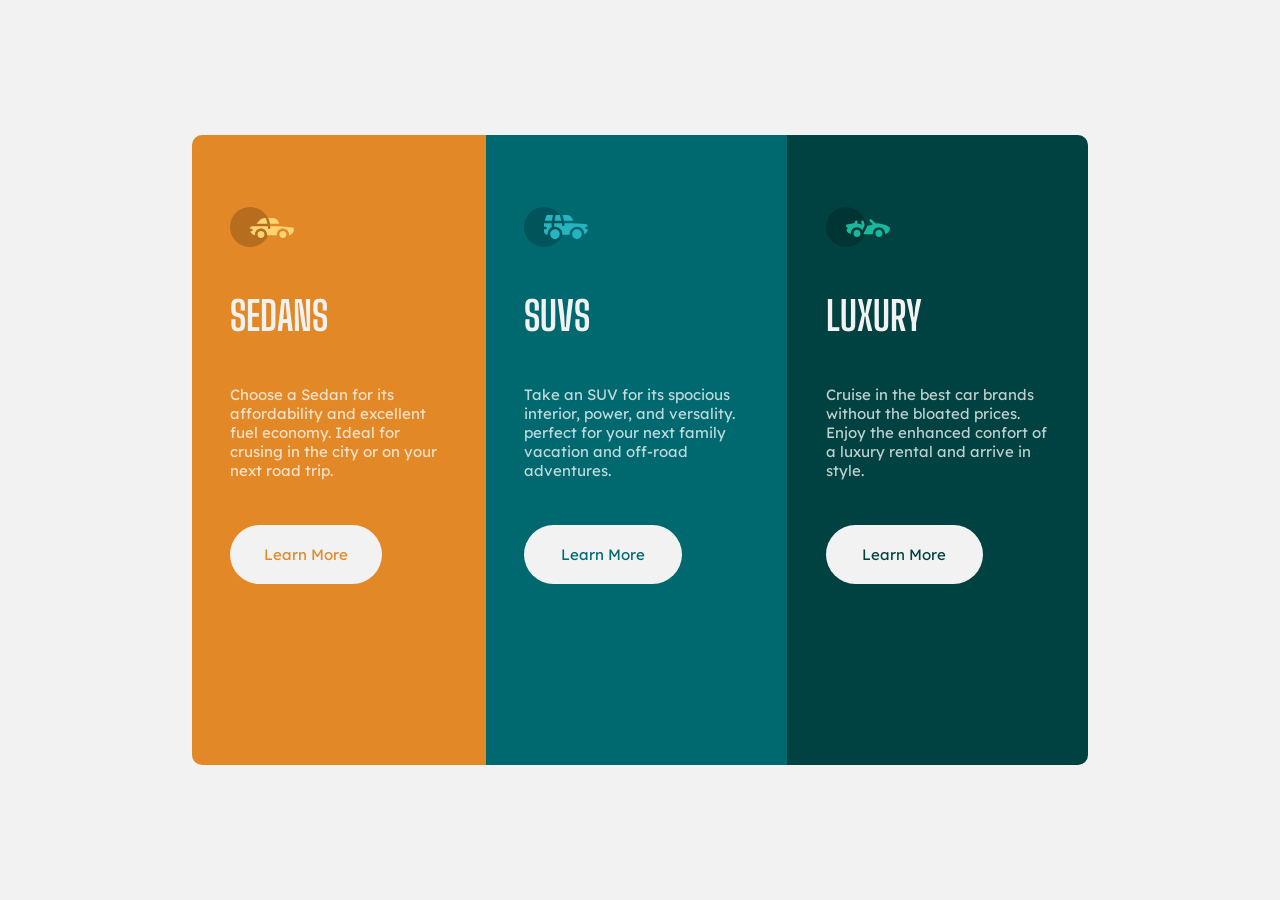
<file: index.html>
<!DOCTYPE html>
<html lang="en">
<head>
    
    <meta charset="UTF-8">
    <meta http-equiv="X-UA-Compatible" content="IE=edge">
    <meta name="viewport" content="width=device-width, initial-scale=1.0">
    <link rel="stylesheet" href="main.css">
    <title>Cars | HOME</title>
</head>
<body>
<div class="main">
    <div class="Sedan card">
            <svg width="64" height="40" xmlns="http://www.w3.org/2000/svg"><g fill="none" fill-rule="evenodd"><circle fill="#000" opacity=".201" cx="20" cy="20" r="20"/><path d="M52.936 24.11c1.942 0 3.517 1.542 3.517 3.445 0 1.903-1.575 3.445-3.517 3.445s-3.516-1.542-3.516-3.445c0-1.903 1.574-3.445 3.516-3.445zm-21.957 0c1.942 0 3.517 1.542 3.517 3.445 0 1.903-1.575 3.445-3.517 3.445s-3.516-1.542-3.516-3.445c0-1.903 1.574-3.445 3.516-3.445zm6.948-4.848v1.429c0 .716.61 1.293 1.348 1.259a1.295 1.295 0 001.225-1.295v-1.393h8.256l13.483 1.313c.956.093 1.676.881 1.676 1.814 0 2.89-2.126 5.303-4.926 5.819.397-3.557-2.458-6.62-6.053-6.62-3.646 0-6.504 3.14-6.039 6.723h-9.879c.466-3.588-2.397-6.722-6.039-6.722-3.595 0-6.45 3.062-6.052 6.62-2.14-.398-3.916-1.912-4.61-3.931h1.142c.731 0 1.32-.598 1.285-1.322-.033-.678-.629-1.2-1.322-1.2H20v-.251c0-1.274 1.066-2.243 2.306-2.243h15.62zM42.59 11c2.645 0 4.99 1.556 5.972 3.963l.726 1.779H40.17L38.413 11h4.178zm-6.865 0l1.758 5.741H26.505l3.357-3.654A6.502 6.502 0 0134.644 11h1.082z" fill="#FFD473" fill-rule="nonzero"/></g></svg>
            <h1 class="t_size size">SEDANS</h1>
            <p class="p_size size">Choose a Sedan for its affordability and excellent fuel economy. Ideal for crusing in the city or on your next road trip.</p>
            <a href="#" class="cta com">Learn More</a>
    </div>    
    <div class="Suvs card">
            <svg width="64" height="40" xmlns="http://www.w3.org/2000/svg"><g fill="none" fill-rule="evenodd"><circle fill="#000" opacity=".201" cx="20" cy="20" r="20"/><path d="M31.002 22.358c2.917 0 5.18 2.593 4.762 5.506a4.828 4.828 0 01-2.962 3.778 4.797 4.797 0 01-5.3-1.165c-1.188-1.26-1.235-2.613-1.263-2.613-.42-2.924 1.857-5.506 4.763-5.506zm22 0c3.457 0 5.798 3.567 4.41 6.744A4.816 4.816 0 0152.3 31.94a4.826 4.826 0 01-4.06-4.077c-.42-2.915 1.846-5.506 4.762-5.506zm-15.04-6.083v1.462a1.29 1.29 0 001.352 1.29c.693-.033 1.227-.631 1.227-1.326v-1.426h8.3l13.056.716a1.29 1.29 0 011.164.917c.27.895.446 1.477.563 1.87h-1.047c-.694 0-1.291.534-1.324 1.228a1.29 1.29 0 001.288 1.352h1.445c-.164 2.225-1.57 4.193-3.6 5.05.13-4.212-3.255-7.63-7.384-7.63-4.317 0-7.762 3.718-7.358 8.086h-7.285c.43-4.655-3.503-8.531-8.131-8.046v-3.543h7.734zm-10.312 0v4.308a7.4 7.4 0 00-4.006 7.274 3.874 3.874 0 01-3.642-3.864v-1.635h1.46a1.29 1.29 0 000-2.58h-1.461v-3.213l.003-.29h7.646zm14.986-8.196c2.65 0 5 1.592 5.984 4.055l.63 1.579a5.525 5.525 0 01-.065-.004l-.026-.002-.034-.002-.022-.002a4.178 4.178 0 00-.224-.006l-.098-.001h-.039l-.136-.001h-.052l-.326-.001H40.211L38.528 8.08zm-13.632 0l-1.122 5.616h-7.144l1.47-4.71a1.29 1.29 0 011.231-.906h5.565zm6.832 0l1.683 5.615h-7.007l1.121-5.615h4.203z" fill="#26B5C0" fill-rule="nonzero"/></g></svg>
            <h1 class="t_size size">SUVS</h1>
            <p class="p_size size">Take an SUV for its spocious interior, power, and versality. perfect for your next family vacation and off-road adventures.</p>
            <a href="#" class="cta com">Learn More</a>
    </div>
       
    
        <div class="Luxury card">
            <svg width="64" height="40" xmlns="http://www.w3.org/2000/svg"><g fill="none" fill-rule="evenodd"><circle fill="#000" opacity=".201" cx="20" cy="20" r="20"/><path d="M30.98 22.835c1.941 0 3.516 1.604 3.516 3.583 0 1.978-1.575 3.582-3.517 3.582s-3.516-1.604-3.516-3.582c0-1.979 1.574-3.583 3.516-3.583zm21.956 0c1.942 0 3.517 1.604 3.517 3.583 0 1.978-1.575 3.582-3.517 3.582s-3.516-1.604-3.516-3.582c0-1.979 1.574-3.583 3.516-3.583zm-9.143-10.45a1.27 1.27 0 011.819 0l3.715 3.784c4.444-.115 9.7 1.142 13.964 3.753.387.237.624.664.624 1.124 0 3.006-2.126 5.514-4.926 6.05.397-3.698-2.458-6.882-6.053-6.882-3.646 0-6.504 3.264-6.039 6.99h-9.669c.76-1.544.993-2.026 1.337-2.711l.082-.162c.421-.835 1.056-2.07 2.883-5.65 1.68-.023 3.47-.408 5.247-1.403l-2.984-3.04a1.328 1.328 0 010-1.854zm-7.68 1.064c.683-.2 1.395.202 1.592.898l.749 2.652a3.46 3.46 0 01-.247 2.51l-1.733 3.395-.216.424c-1.07-1.89-3.06-3.114-5.279-3.114-3.595 0-6.45 3.184-6.052 6.885-1.832-.347-3.414-1.537-4.278-3.276a1.331 1.331 0 01.117-1.376l.955-1.303-1.325-1.295c-.751-.735-.376-2.024.64-2.231l6.614-1.346.13-.026c.092-.019.145-.03.157-.031.314-.146 1.07-.591 1.07-1.506 0-.734.592-1.327 1.316-1.31.712.016 1.268.662 1.256 1.388a4.11 4.11 0 01-.348 1.611 22.69 22.69 0 014.7 1.146l-.7-2.473a1.314 1.314 0 01.882-1.622z" fill="#19B89D" fill-rule="nonzero"/></g></svg>
            <h1 class="t_size size">LUXURY</h1>
            <p class="p_size size">Cruise in the best car brands without the bloated prices. Enjoy the enhanced confort of a luxury rental and arrive in style.</p>
            <a href="#" class="cta com">Learn More</a>
        </div>
    </div>
    
</div>
</body>
</html>
</file>
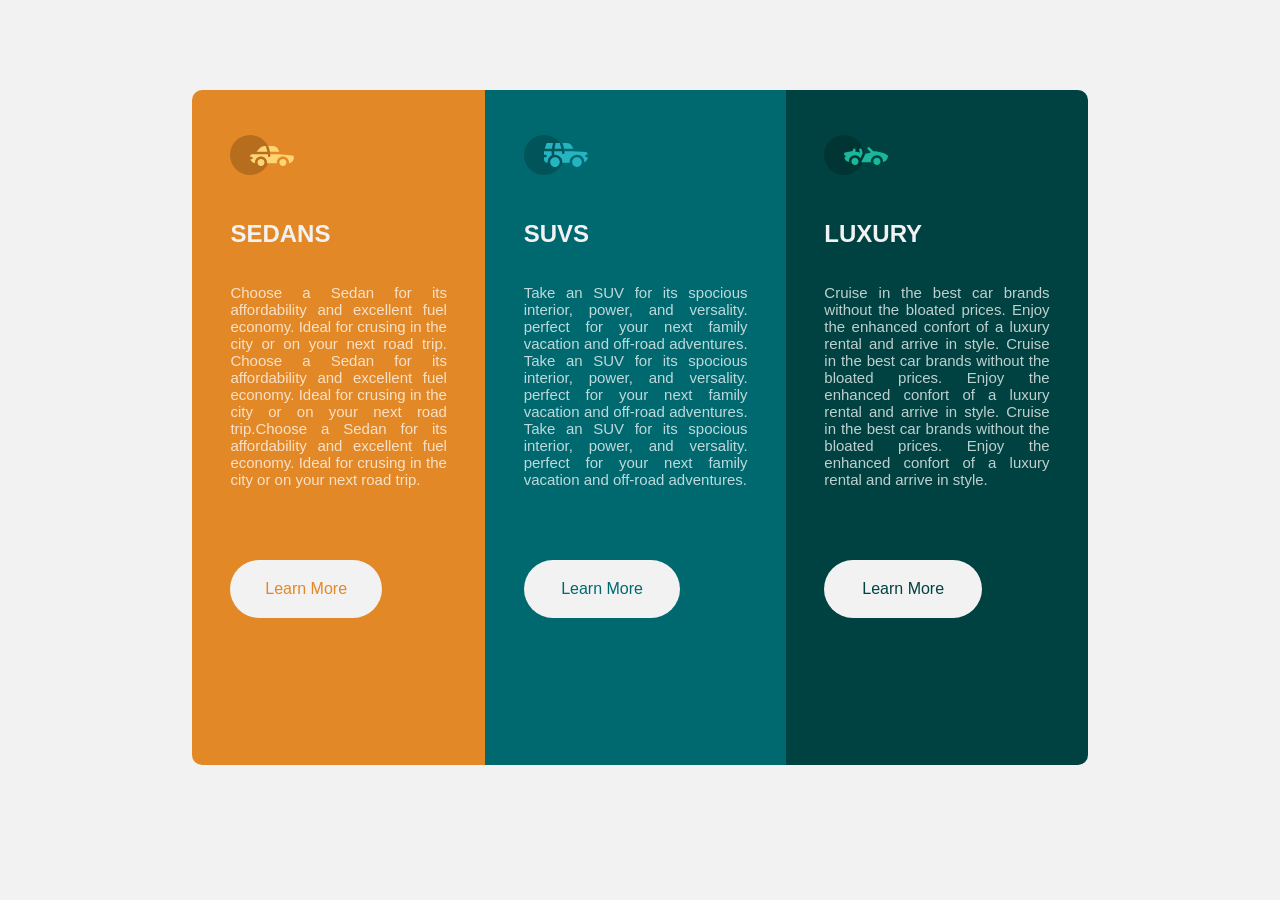
<file: cars-preview-card-starter-main/index.html>
<!DOCTYPE html>
<html lang="en">
<head>
    
    <meta charset="UTF-8">
    <meta http-equiv="X-UA-Compatible" content="IE=edge">
    <meta name="viewport" content="width=device-width, initial-scale=1.0">
    <link rel="stylesheet" href="main.css">
    <title>Cars | HOME</title>
</head>
<body>
<div class="main">
    <div class="Sedan">
            <svg width="64" height="40" xmlns="http://www.w3.org/2000/svg"><g fill="none" fill-rule="evenodd"><circle fill="#000" opacity=".201" cx="20" cy="20" r="20"/><path d="M52.936 24.11c1.942 0 3.517 1.542 3.517 3.445 0 1.903-1.575 3.445-3.517 3.445s-3.516-1.542-3.516-3.445c0-1.903 1.574-3.445 3.516-3.445zm-21.957 0c1.942 0 3.517 1.542 3.517 3.445 0 1.903-1.575 3.445-3.517 3.445s-3.516-1.542-3.516-3.445c0-1.903 1.574-3.445 3.516-3.445zm6.948-4.848v1.429c0 .716.61 1.293 1.348 1.259a1.295 1.295 0 001.225-1.295v-1.393h8.256l13.483 1.313c.956.093 1.676.881 1.676 1.814 0 2.89-2.126 5.303-4.926 5.819.397-3.557-2.458-6.62-6.053-6.62-3.646 0-6.504 3.14-6.039 6.723h-9.879c.466-3.588-2.397-6.722-6.039-6.722-3.595 0-6.45 3.062-6.052 6.62-2.14-.398-3.916-1.912-4.61-3.931h1.142c.731 0 1.32-.598 1.285-1.322-.033-.678-.629-1.2-1.322-1.2H20v-.251c0-1.274 1.066-2.243 2.306-2.243h15.62zM42.59 11c2.645 0 4.99 1.556 5.972 3.963l.726 1.779H40.17L38.413 11h4.178zm-6.865 0l1.758 5.741H26.505l3.357-3.654A6.502 6.502 0 0134.644 11h1.082z" fill="#FFD473" fill-rule="nonzero"/></g></svg>
            <h2 class="t_size">SEDANS</h2>
            <p class="p_size">Choose a Sedan for its affordability and excellent fuel economy. Ideal for crusing in the city or on your next road trip. Choose a Sedan for its affordability and excellent fuel economy. Ideal for crusing in the city or on your next road trip.Choose a Sedan for its affordability and excellent fuel economy. Ideal for crusing in the city or on your next road trip.</p>
            <a href="#" class="cta">Learn More</a>
    </div>    
    <div class="Suvs">
            <svg width="64" height="40" xmlns="http://www.w3.org/2000/svg"><g fill="none" fill-rule="evenodd"><circle fill="#000" opacity=".201" cx="20" cy="20" r="20"/><path d="M31.002 22.358c2.917 0 5.18 2.593 4.762 5.506a4.828 4.828 0 01-2.962 3.778 4.797 4.797 0 01-5.3-1.165c-1.188-1.26-1.235-2.613-1.263-2.613-.42-2.924 1.857-5.506 4.763-5.506zm22 0c3.457 0 5.798 3.567 4.41 6.744A4.816 4.816 0 0152.3 31.94a4.826 4.826 0 01-4.06-4.077c-.42-2.915 1.846-5.506 4.762-5.506zm-15.04-6.083v1.462a1.29 1.29 0 001.352 1.29c.693-.033 1.227-.631 1.227-1.326v-1.426h8.3l13.056.716a1.29 1.29 0 011.164.917c.27.895.446 1.477.563 1.87h-1.047c-.694 0-1.291.534-1.324 1.228a1.29 1.29 0 001.288 1.352h1.445c-.164 2.225-1.57 4.193-3.6 5.05.13-4.212-3.255-7.63-7.384-7.63-4.317 0-7.762 3.718-7.358 8.086h-7.285c.43-4.655-3.503-8.531-8.131-8.046v-3.543h7.734zm-10.312 0v4.308a7.4 7.4 0 00-4.006 7.274 3.874 3.874 0 01-3.642-3.864v-1.635h1.46a1.29 1.29 0 000-2.58h-1.461v-3.213l.003-.29h7.646zm14.986-8.196c2.65 0 5 1.592 5.984 4.055l.63 1.579a5.525 5.525 0 01-.065-.004l-.026-.002-.034-.002-.022-.002a4.178 4.178 0 00-.224-.006l-.098-.001h-.039l-.136-.001h-.052l-.326-.001H40.211L38.528 8.08zm-13.632 0l-1.122 5.616h-7.144l1.47-4.71a1.29 1.29 0 011.231-.906h5.565zm6.832 0l1.683 5.615h-7.007l1.121-5.615h4.203z" fill="#26B5C0" fill-rule="nonzero"/></g></svg>
            <h2 class="t_size">SUVS</h2>
            <p class="p_size">Take an SUV for its spocious interior, power, and versality. perfect for your next family vacation and off-road adventures. Take an SUV for its spocious interior, power, and versality. perfect for your next family vacation and off-road adventures. Take an SUV for its spocious interior, power, and versality. perfect for your next family vacation and off-road adventures.</p>
            <a href="#" class="cta">Learn More</a>
    </div>
       
    
        <div class="Luxury">
            <svg width="64" height="40" xmlns="http://www.w3.org/2000/svg"><g fill="none" fill-rule="evenodd"><circle fill="#000" opacity=".201" cx="20" cy="20" r="20"/><path d="M30.98 22.835c1.941 0 3.516 1.604 3.516 3.583 0 1.978-1.575 3.582-3.517 3.582s-3.516-1.604-3.516-3.582c0-1.979 1.574-3.583 3.516-3.583zm21.956 0c1.942 0 3.517 1.604 3.517 3.583 0 1.978-1.575 3.582-3.517 3.582s-3.516-1.604-3.516-3.582c0-1.979 1.574-3.583 3.516-3.583zm-9.143-10.45a1.27 1.27 0 011.819 0l3.715 3.784c4.444-.115 9.7 1.142 13.964 3.753.387.237.624.664.624 1.124 0 3.006-2.126 5.514-4.926 6.05.397-3.698-2.458-6.882-6.053-6.882-3.646 0-6.504 3.264-6.039 6.99h-9.669c.76-1.544.993-2.026 1.337-2.711l.082-.162c.421-.835 1.056-2.07 2.883-5.65 1.68-.023 3.47-.408 5.247-1.403l-2.984-3.04a1.328 1.328 0 010-1.854zm-7.68 1.064c.683-.2 1.395.202 1.592.898l.749 2.652a3.46 3.46 0 01-.247 2.51l-1.733 3.395-.216.424c-1.07-1.89-3.06-3.114-5.279-3.114-3.595 0-6.45 3.184-6.052 6.885-1.832-.347-3.414-1.537-4.278-3.276a1.331 1.331 0 01.117-1.376l.955-1.303-1.325-1.295c-.751-.735-.376-2.024.64-2.231l6.614-1.346.13-.026c.092-.019.145-.03.157-.031.314-.146 1.07-.591 1.07-1.506 0-.734.592-1.327 1.316-1.31.712.016 1.268.662 1.256 1.388a4.11 4.11 0 01-.348 1.611 22.69 22.69 0 014.7 1.146l-.7-2.473a1.314 1.314 0 01.882-1.622z" fill="#19B89D" fill-rule="nonzero"/></g></svg>
            <h2 class="t_size">LUXURY</h2>
            <p class="p_size">Cruise in the best car brands without the bloated prices. Enjoy the enhanced confort of a luxury rental and arrive in style. Cruise in the best car brands without the bloated prices. Enjoy the enhanced confort of a luxury rental and arrive in style. Cruise in the best car brands without the bloated prices. Enjoy the enhanced confort of a luxury rental and arrive in style. </p>
            <a href="#" class="cta">Learn More</a>
        </div>
    </div>
    
</div>
</body>
</html>
</file>
<file: main.css>
@import url('https://fonts.googleapis.com/css2?family=Lexend+Deca&display=swap');
@import url('https://fonts.googleapis.com/css2?family=Big+Shoulders+Display:wght@700&display=swap');
*{
    padding: 0;
    margin: 0;
    box-sizing: border-box;
}

body{
    background-color: hsl(0, 0%, 95%);
    
}
/* Cards */

.main{
    display: flex;
    margin: 15vh 15vw 15vh 15vw;
    min-height: 70vh;
    min-width: 50vw;
    
}
/* Card Properties */
/* Common Card Properties */
.card{
    display: flex;
    flex-direction: column;
    padding: 8vh 3vw 8vh 3vw;

}
/* Sedan Card */
.Sedan{    
    background-color: hsl(31, 77%, 52%);
    border-radius: 10px 0px 0px 10px;   
}
/* Suv Card */
.Suvs{
    background-color: hsl(184, 100%, 22%);
    
}
/* Luxury Card */
.Luxury{
    background-color: hsl(179, 100%, 13%);
    border-radius: 0px 10px 10px 0px;    
}
/* Text Fonts & Weight*/

/* Common Text Properties*/
.size{
    text-align: left;
    margin-bottom: 5vh;
}
/* Title Class*/
.t_size{
    color: hsl(0, 0%, 95%);
    font-family: 'Big Shoulders Display', cursive;
    font-size: 40px;
    font-weight: 700;
    margin-top: 5vh;
}

/* Paragraph Class*/
.p_size{
    color: hsla(0, 0%, 100%, 0.75);
    font-size: 15px ;
    font-weight: 400;
    font-family: 'Lexend Deca',sans-serif;    
}

/*Link Button*/
/* Common Link Properties */
.com{
    text-decoration: none;
    text-align: center;
    align-self: flex-start;
    width: 70%;
    padding: 20px 30px;
    border-radius: 50px;
    font-family: 'Lexend Deca',sans-serif;
    font-size: 15px ;
    font-weight: 400;
    margin-bottom: 2vh;
}
.cta{
    
    background-color: hsl(0, 0%, 95%);  
}

.cta:hover{
    color:hsl(0, 0%, 95%);
    background-color: none;
    border: 3px solid hsl(0, 0%, 95%);
    
   
}

.Sedan a{
    color: hsl(31, 77%, 52%);
}
.Sedan a:hover{
    background-color: hsl(31, 77%, 52%);
}

.Suvs a{
    color: hsl(184, 100%, 22%);
}
.Suvs a:hover{
    background-color: hsl(184, 100%, 22%);
}

.Luxury a{
    color: hsl(179, 100%, 13%);
}
.Luxury a:hover{
    background-color: hsl(179, 100%, 13%);
}
</file>
<file: cars-preview-card-starter-main/main.css>
@import url(https://fonts.google.com/specimen/Lexend+Deca);
@import url(https://fonts.google.com/specimen/Big+Shoulders+Display);
*{
    padding: 0;
    margin: 0;
    box-sizing: border-box;
}

body{
    background-color: hsl(0, 0%, 95%);
    
}
/* Cards */
.main{
    display: flex;
    margin: 10vh 15vw 15vh 15vw;
    
}
/* Sedan Card */
.Sedan{
    display: flex;
    flex-direction: column;
    background-color: hsl(31, 77%, 52%);
    border-radius: 10px 0px 0px 10px;
    padding: 5vh 3vw 0vh 3vw;
    min-height: 75vh; 

}
/* Suv Card */
.Suvs{
    display: flex;
    flex-direction: column;
    background-color: hsl(184, 100%, 22%);
    padding: 5vh 3vw 0vh 3vw;
    min-height: 75vh; 
    
    
}
/* Luxury Card */
.Luxury{
    display: flex;
    flex-direction: column;
    background-color: hsl(179, 100%, 13%);
    border-radius: 0px 10px 10px 0px; 
    padding: 5vh 3vw 0vh 3vw;
    min-height: 75vh; 
    
    
}
/* Text Fonts & Weight*/
/* Title Class*/
.t_size{
    margin: 5vh 2vw 4vh 0vw;
    color: hsl(0, 0%, 95%);
    font-family: 'Big Shoulders Display',sans-serif;
    font-weight: 700;
    text-align: justify;

}

/* Paragraph Class*/
.p_size{                    
    margin-bottom: 3vh;
    color: hsla(0, 0%, 100%, 0.75);
    font-size: 15px ;
    font-weight: 400;
    font-family: 'Lexend Deca',sans-serif;
    text-align: justify;
    
}

/*Link Button*/
.cta{
    margin-top: 5vh;
    margin-bottom: 2vh;
    background-color: hsl(0, 0%, 95%);
    padding: 20px 30px;
    text-decoration: none;
    text-align: center;
    align-self: flex-start;
    width: 70%;
    border-radius: 50px;
    font-family: 'Gill Sans', 'Gill Sans MT', Calibri, 'Trebuchet MS', sans-serif;
    font-weight: 400;    
}

.cta:hover{
    color:hsl(0, 0%, 95%);
    background-color: none;
    text-decoration: none;
    text-align: center;
    align-self: flex-start;
    border: 3px solid hsl(0, 0%, 95%);
    border-radius: 50px;
    font-family: 'Gill Sans', 'Gill Sans MT', Calibri, 'Trebuchet MS', sans-serif;
    font-weight: 400;    
}

.Sedan a{
    color: hsl(31, 77%, 52%);
}
.Sedan a:hover{
    background-color: hsl(31, 77%, 52%);
}

.Suvs a{
    color: hsl(184, 100%, 22%);
}
.Suvs a:hover{
    background-color: hsl(184, 100%, 22%);
}

.Luxury a{
    color: hsl(179, 100%, 13%);
}
.Luxury a:hover{
    background-color: hsl(179, 100%, 13%);
}
</file>
